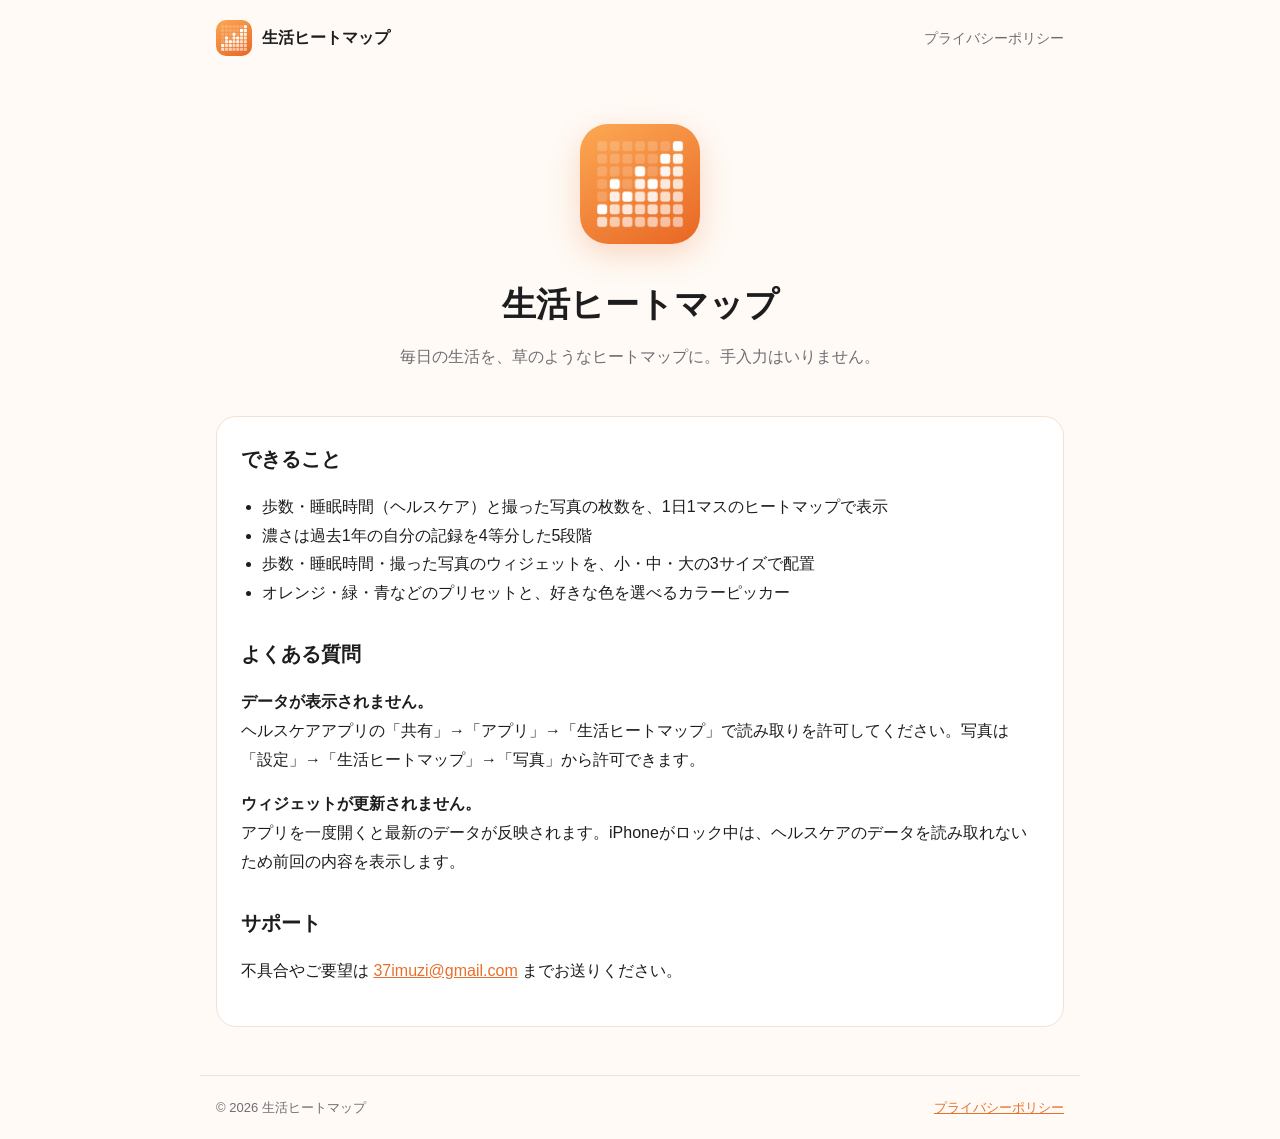
<file: docs/index.html>
<!doctype html>
<html lang="ja">
<head>
  <meta charset="utf-8">
  <meta name="viewport" content="width=device-width, initial-scale=1">
  <meta name="theme-color" content="#e8702a">
  <title>生活ヒートマップ</title>
  <meta name="description" content="歩数・睡眠・撮った写真を、GitHubの草のようなヒートマップでホーム画面に表示するiPhoneアプリ。">
  <link rel="icon" href="assets/icon.png">
  <link rel="stylesheet" href="assets/styles.css">
</head>
<body>
  <header class="site-header">
    <a class="brand" href="./"><img src="assets/icon.png" alt="" width="36" height="36"><span>生活ヒートマップ</span></a>
    <nav><a href="privacy-policy/">プライバシーポリシー</a></nav>
  </header>
  <main>
    <section class="hero">
      <img src="assets/icon.png" alt="生活ヒートマップのアイコン" width="120" height="120">
      <h1>生活ヒートマップ</h1>
      <p>毎日の生活を、草のようなヒートマップに。手入力はいりません。</p>
    </section>
    <section class="card">
      <h2>できること</h2>
      <ul>
        <li>歩数・睡眠時間（ヘルスケア）と撮った写真の枚数を、1日1マスのヒートマップで表示</li>
        <li>濃さは過去1年の自分の記録を4等分した5段階</li>
        <li>歩数・睡眠時間・撮った写真のウィジェットを、小・中・大の3サイズで配置</li>
        <li>オレンジ・緑・青などのプリセットと、好きな色を選べるカラーピッカー</li>
      </ul>
      <h2>よくある質問</h2>
      <p><strong>データが表示されません。</strong><br>ヘルスケアアプリの「共有」→「アプリ」→「生活ヒートマップ」で読み取りを許可してください。写真は「設定」→「生活ヒートマップ」→「写真」から許可できます。</p>
      <p><strong>ウィジェットが更新されません。</strong><br>アプリを一度開くと最新のデータが反映されます。iPhoneがロック中は、ヘルスケアのデータを読み取れないため前回の内容を表示します。</p>
      <h2>サポート</h2>
      <p>不具合やご要望は <a href="mailto:37imuzi@gmail.com">37imuzi@gmail.com</a> までお送りください。</p>
    </section>
  </main>
  <footer class="site-footer"><span>© 2026 生活ヒートマップ</span><a href="privacy-policy/">プライバシーポリシー</a></footer>
</body>
</html>
</file>
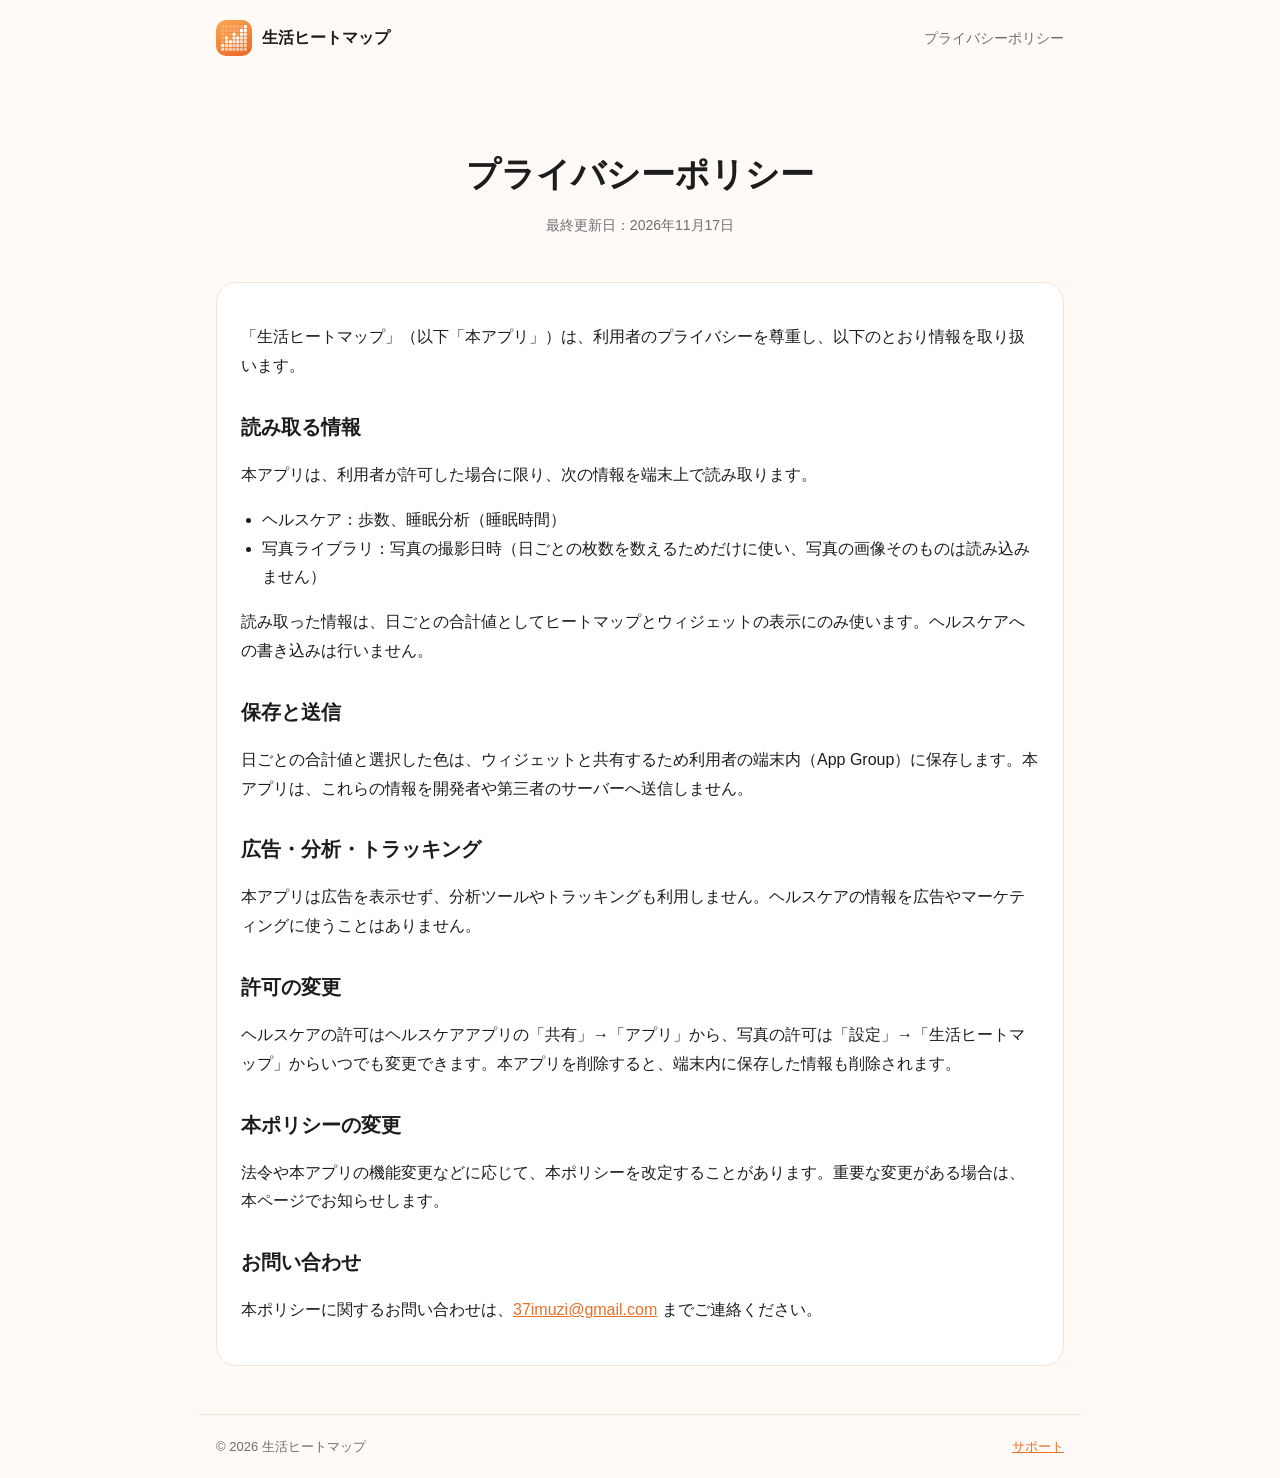
<file: docs/privacy-policy/index.html>
<!doctype html>
<html lang="ja">
<head>
  <meta charset="utf-8">
  <meta name="viewport" content="width=device-width, initial-scale=1">
  <meta name="theme-color" content="#e8702a">
  <title>プライバシーポリシー | 生活ヒートマップ</title>
  <meta name="description" content="生活ヒートマップのプライバシーポリシーです。">
  <link rel="icon" href="../assets/icon.png">
  <link rel="stylesheet" href="../assets/styles.css">
</head>
<body>
  <header class="site-header">
    <a class="brand" href="../"><img src="../assets/icon.png" alt="" width="36" height="36"><span>生活ヒートマップ</span></a>
    <nav><a href="./">プライバシーポリシー</a></nav>
  </header>
  <main>
    <section class="hero">
      <h1>プライバシーポリシー</h1>
      <p class="updated">最終更新日：2026年11月17日</p>
    </section>
    <article class="card">
      <p>「生活ヒートマップ」（以下「本アプリ」）は、利用者のプライバシーを尊重し、以下のとおり情報を取り扱います。</p>

      <h2>読み取る情報</h2>
      <p>本アプリは、利用者が許可した場合に限り、次の情報を端末上で読み取ります。</p>
      <ul>
        <li>ヘルスケア：歩数、睡眠分析（睡眠時間）</li>
        <li>写真ライブラリ：写真の撮影日時（日ごとの枚数を数えるためだけに使い、写真の画像そのものは読み込みません）</li>
      </ul>
      <p>読み取った情報は、日ごとの合計値としてヒートマップとウィジェットの表示にのみ使います。ヘルスケアへの書き込みは行いません。</p>

      <h2>保存と送信</h2>
      <p>日ごとの合計値と選択した色は、ウィジェットと共有するため利用者の端末内（App Group）に保存します。本アプリは、これらの情報を開発者や第三者のサーバーへ送信しません。</p>

      <h2>広告・分析・トラッキング</h2>
      <p>本アプリは広告を表示せず、分析ツールやトラッキングも利用しません。ヘルスケアの情報を広告やマーケティングに使うことはありません。</p>

      <h2>許可の変更</h2>
      <p>ヘルスケアの許可はヘルスケアアプリの「共有」→「アプリ」から、写真の許可は「設定」→「生活ヒートマップ」からいつでも変更できます。本アプリを削除すると、端末内に保存した情報も削除されます。</p>

      <h2>本ポリシーの変更</h2>
      <p>法令や本アプリの機能変更などに応じて、本ポリシーを改定することがあります。重要な変更がある場合は、本ページでお知らせします。</p>

      <h2>お問い合わせ</h2>
      <p>本ポリシーに関するお問い合わせは、<a href="mailto:37imuzi@gmail.com">37imuzi@gmail.com</a> までご連絡ください。</p>
    </article>
  </main>
  <footer class="site-footer"><span>© 2026 生活ヒートマップ</span><a href="../">サポート</a></footer>
</body>
</html>
</file>
<file: docs/assets/styles.css>
:root{--accent:#e8702a;--bg:#fffaf5;--card:#ffffff;--text:#1d1d1f;--sub:#6e6e73;--line:#f0e2d6}
@media (prefers-color-scheme:dark){:root{--bg:#141210;--card:#1f1c1a;--text:#f5f5f7;--sub:#a1a1a6;--line:#3a322c}}
*{box-sizing:border-box}
body{margin:0;background:var(--bg);color:var(--text);font-family:-apple-system,BlinkMacSystemFont,"Hiragino Sans","Noto Sans JP",sans-serif;line-height:1.8}
a{color:var(--accent)}
.site-header,.site-footer{max-width:880px;margin:0 auto;padding:20px 16px;display:flex;justify-content:space-between;align-items:center;gap:12px}
.brand{display:flex;align-items:center;gap:10px;color:var(--text);text-decoration:none;font-weight:700}
.brand img{border-radius:10px}
nav a{color:var(--sub);text-decoration:none;font-size:14px}
main{max-width:880px;margin:0 auto;padding:8px 16px 48px}
.hero{text-align:center;padding:40px 0 24px}
.hero img{border-radius:28px;box-shadow:0 10px 30px rgba(232,112,42,.25)}
.hero h1{font-size:34px;margin:20px 0 8px}
.hero p{color:var(--sub);margin:0}
.card{background:var(--card);border:1px solid var(--line);border-radius:20px;padding:24px;margin-top:20px}
.card h2{font-size:20px;margin:0 0 8px}
.card h2:not(:first-child){margin-top:28px}
.updated{color:var(--sub);font-size:14px}
ul{padding-left:1.3em}
.site-footer{color:var(--sub);font-size:13px;border-top:1px solid var(--line)}
</file>
